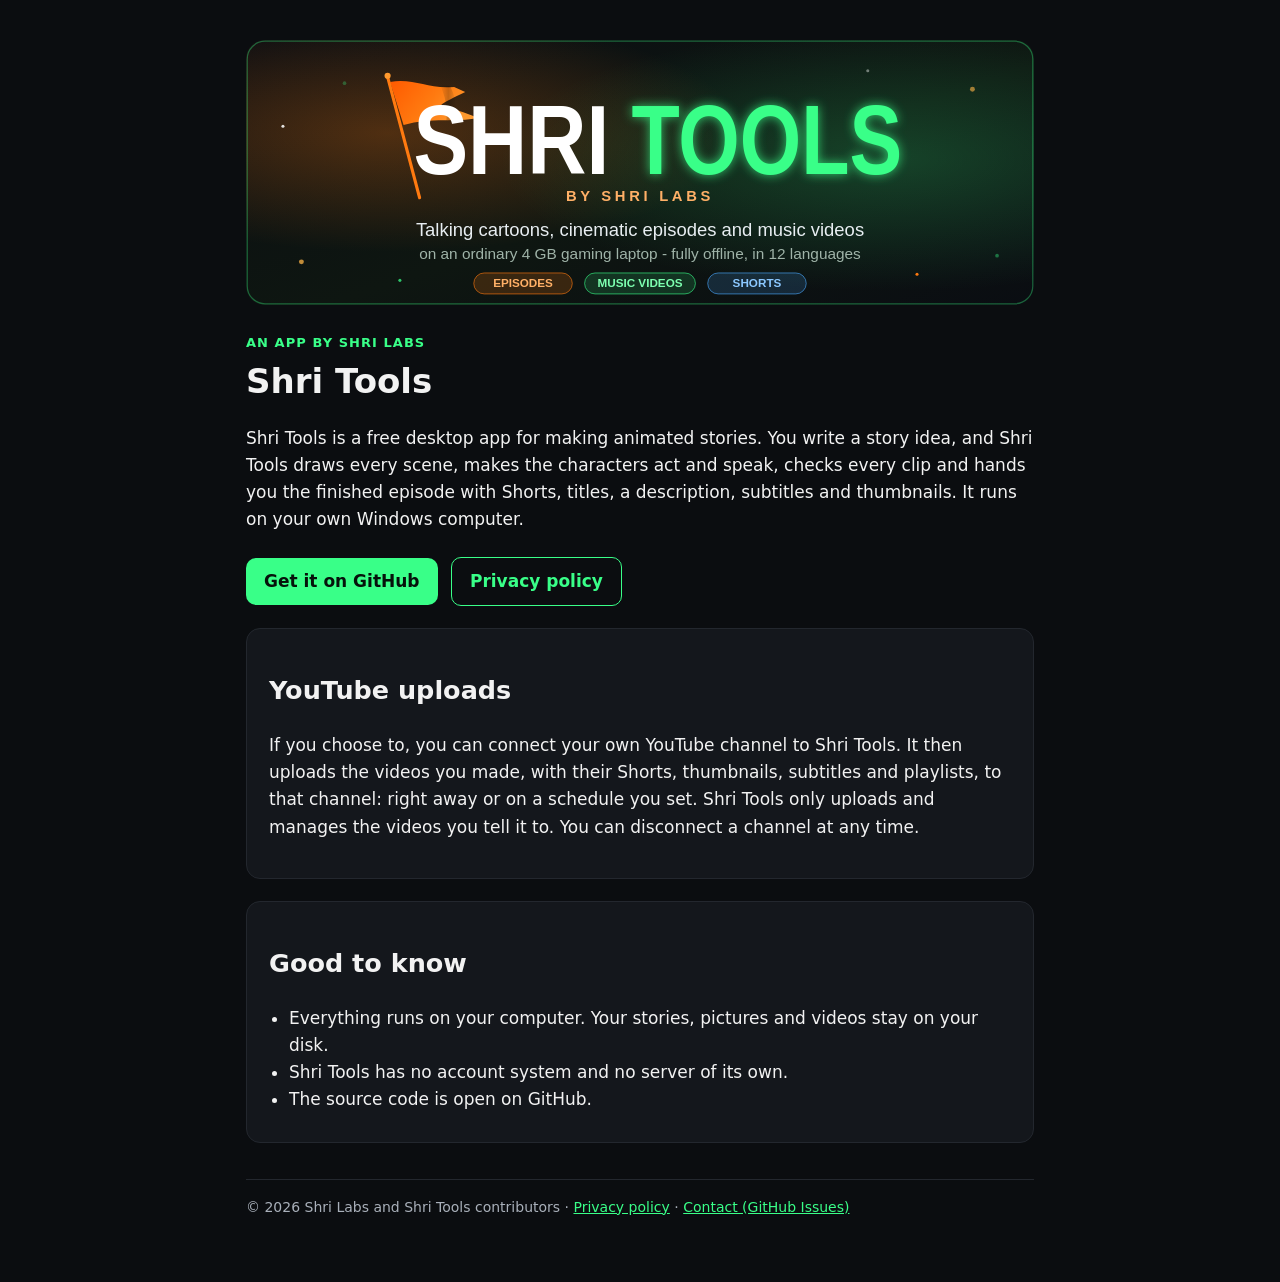
<file: docs/index.html>
<!doctype html>
<html lang="en">
<head>
<meta charset="utf-8">
<meta name="viewport" content="width=device-width, initial-scale=1">
<title>Shri Tools - an app by Shri Labs</title>
<meta name="description" content="Shri Tools: a free desktop app that turns a story idea into a finished cartoon episode with voices, Shorts and a YouTube kit, running on your own computer.">
<style>
  :root { --bg: #0b0d10; --card: #14171c; --text: #f2f2f2; --dim: #a9b0ba; --green: #39ff88; }
  * { box-sizing: border-box; }
  body { margin: 0; background: var(--bg); color: var(--text); font: 17px/1.6 "Segoe UI", system-ui, -apple-system, sans-serif; }
  main { max-width: 820px; margin: 0 auto; padding: 40px 16px 64px; }
  img.banner { width: 100%; height: auto; display: block; margin-bottom: 28px; }
  h1 { font-size: 34px; margin: 0 0 6px; }
  .by { color: var(--green); font-weight: 600; letter-spacing: .08em; text-transform: uppercase; font-size: 13px; }
  .card { background: var(--card); border: 1px solid #23272e; border-radius: 14px; padding: 20px 22px; margin: 22px 0; }
  ul { padding-left: 20px; margin: 8px 0; }
  a { color: var(--green); }
  footer { color: var(--dim); font-size: 14px; margin-top: 36px; border-top: 1px solid #23272e; padding-top: 16px; }
  .btn { display: inline-block; background: var(--green); color: #06120b; font-weight: 700; text-decoration: none; padding: 10px 18px; border-radius: 10px; margin: 6px 8px 0 0; }
  .btn.alt { background: transparent; color: var(--green); border: 1px solid var(--green); }
</style>
</head>
<body>
<main>
  <img class="banner" src="media/banner.svg" alt="Shri Tools by Shri Labs">
  <div class="by">An app by Shri Labs</div>
  <h1>Shri Tools</h1>
  <p>Shri Tools is a free desktop app for making animated stories. You write a story idea, and Shri Tools draws every
     scene, makes the characters act and speak, checks every clip and hands you the finished episode with Shorts,
     titles, a description, subtitles and thumbnails. It runs on your own Windows computer.</p>
  <a class="btn" href="https://github.com/shriduttnaik/shri-tools">Get it on GitHub</a>
  <a class="btn alt" href="privacy.html">Privacy policy</a>

  <div class="card">
    <h2>YouTube uploads</h2>
    <p>If you choose to, you can connect your own YouTube channel to Shri Tools. It then uploads the videos you made,
       with their Shorts, thumbnails, subtitles and playlists, to that channel: right away or on a schedule you set.
       Shri Tools only uploads and manages the videos you tell it to. You can disconnect a channel at any time.</p>
  </div>

  <div class="card">
    <h2>Good to know</h2>
    <ul>
      <li>Everything runs on your computer. Your stories, pictures and videos stay on your disk.</li>
      <li>Shri Tools has no account system and no server of its own.</li>
      <li>The source code is open on GitHub.</li>
    </ul>
  </div>

  <footer>
    &copy; 2026 Shri Labs and Shri Tools contributors &middot;
    <a href="privacy.html">Privacy policy</a> &middot;
    <a href="https://github.com/shriduttnaik/shri-tools/issues">Contact (GitHub Issues)</a>
  </footer>
</main>
</body>
</html>
</file>
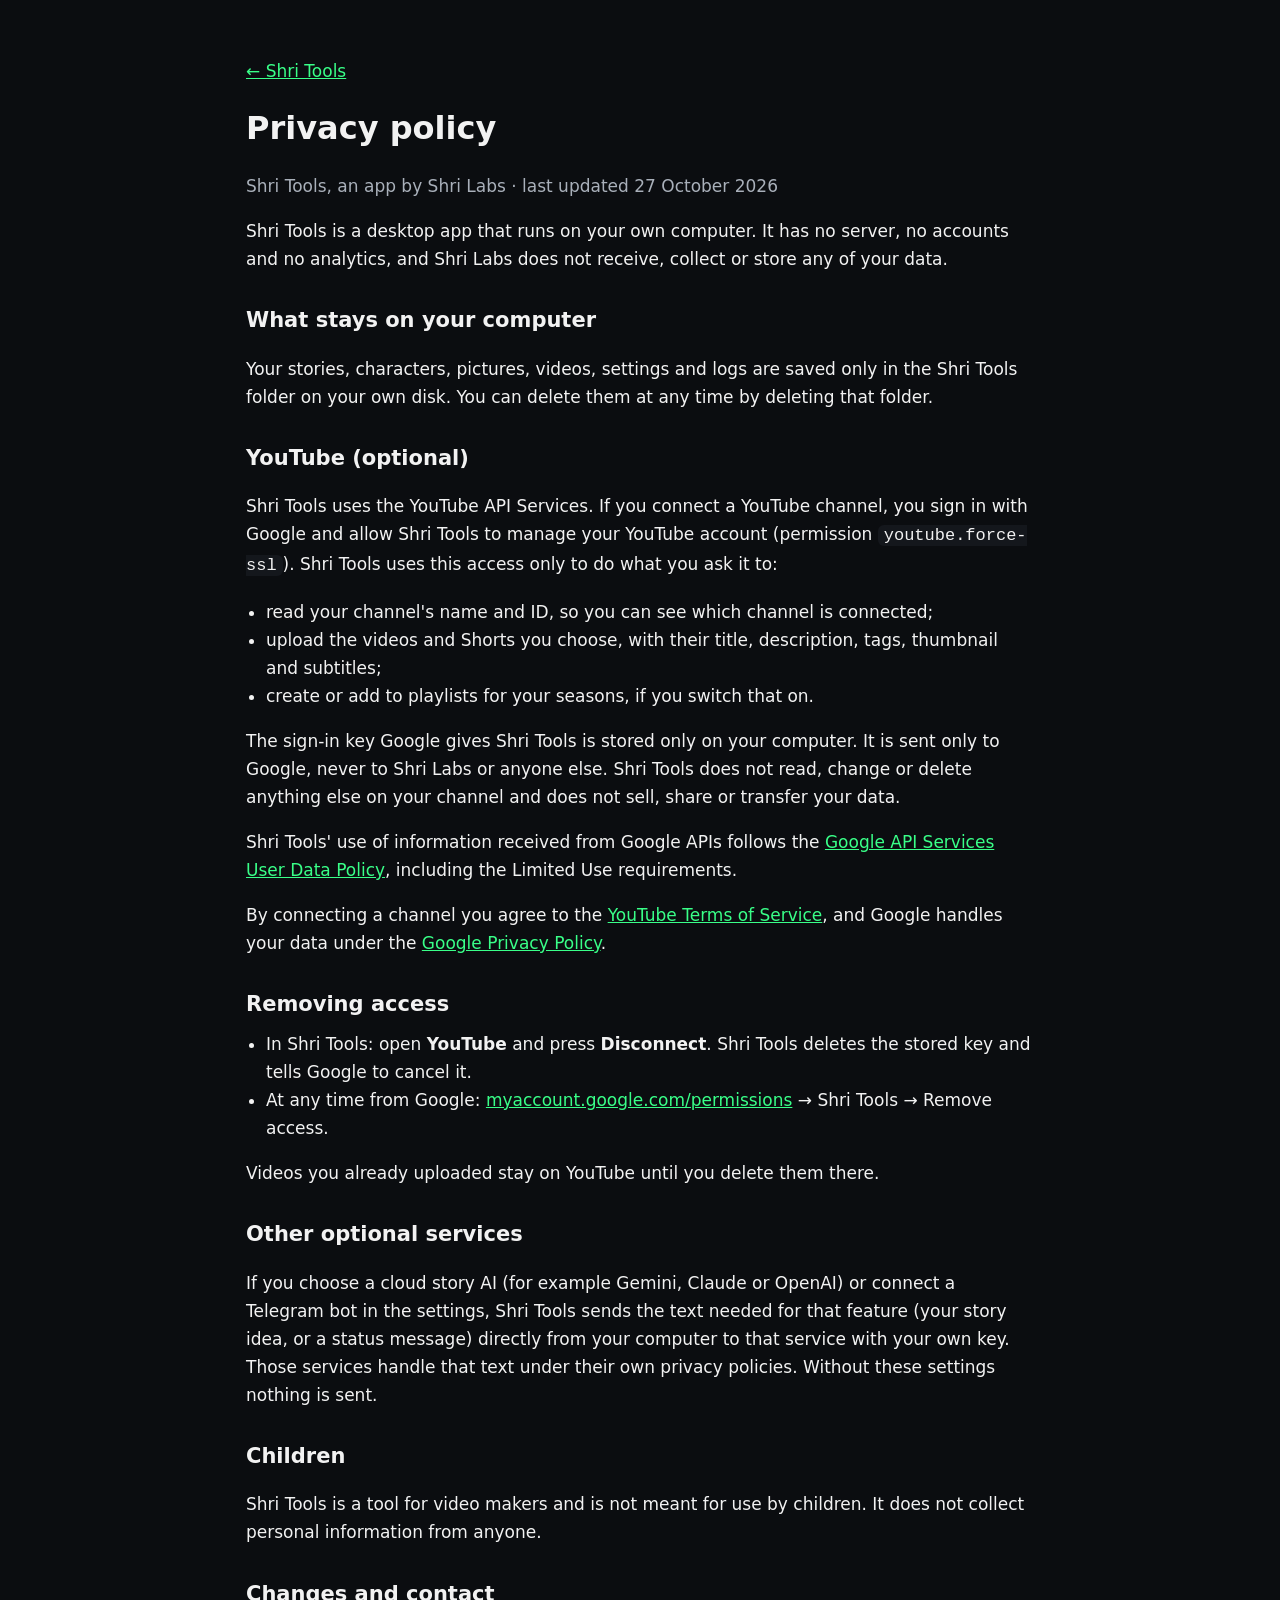
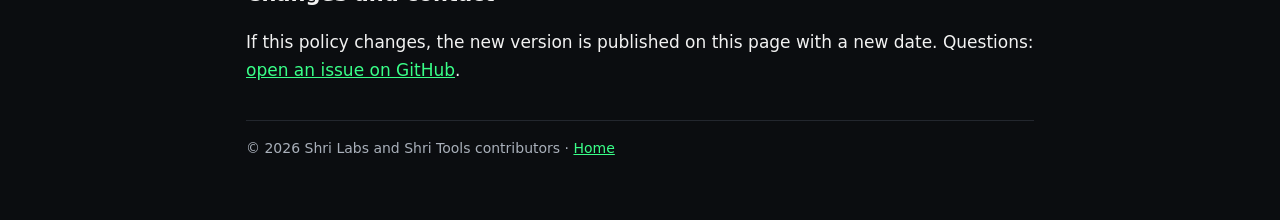
<file: docs/privacy.html>
<!doctype html>
<html lang="en">
<head>
<meta charset="utf-8">
<meta name="viewport" content="width=device-width, initial-scale=1">
<title>Shri Tools - Privacy policy</title>
<style>
  :root { --bg: #0b0d10; --card: #14171c; --text: #f2f2f2; --dim: #a9b0ba; --green: #39ff88; }
  * { box-sizing: border-box; }
  body { margin: 0; background: var(--bg); color: var(--text); font: 17px/1.65 "Segoe UI", system-ui, -apple-system, sans-serif; }
  main { max-width: 820px; margin: 0 auto; padding: 40px 16px 64px; }
  h1 { font-size: 32px; margin: 0 0 4px; }
  h2 { font-size: 21px; margin: 30px 0 8px; }
  .dim { color: var(--dim); }
  ul { padding-left: 20px; margin: 8px 0; }
  a { color: var(--green); }
  code { background: var(--card); padding: 1px 6px; border-radius: 6px; }
  footer { color: var(--dim); font-size: 14px; margin-top: 36px; border-top: 1px solid #23272e; padding-top: 16px; }
</style>
</head>
<body>
<main>
  <p><a href="./">&larr; Shri Tools</a></p>
  <h1>Privacy policy</h1>
  <p class="dim">Shri Tools, an app by Shri Labs &middot; last updated 27 October 2026</p>

  <p>Shri Tools is a desktop app that runs on your own computer. It has no server, no accounts and no analytics, and
     Shri Labs does not receive, collect or store any of your data.</p>

  <h2>What stays on your computer</h2>
  <p>Your stories, characters, pictures, videos, settings and logs are saved only in the Shri Tools folder on your own
     disk. You can delete them at any time by deleting that folder.</p>

  <h2>YouTube (optional)</h2>
  <p>Shri Tools uses the YouTube API Services. If you connect a YouTube channel, you sign in with Google and allow
     Shri Tools to manage your YouTube account (permission <code>youtube.force-ssl</code>). Shri Tools uses this access
     only to do what you ask it to:</p>
  <ul>
    <li>read your channel's name and ID, so you can see which channel is connected;</li>
    <li>upload the videos and Shorts you choose, with their title, description, tags, thumbnail and subtitles;</li>
    <li>create or add to playlists for your seasons, if you switch that on.</li>
  </ul>
  <p>The sign-in key Google gives Shri Tools is stored only on your computer. It is sent only to Google, never to
     Shri Labs or anyone else. Shri Tools does not read, change or delete anything else on your channel and does not
     sell, share or transfer your data.</p>
  <p>Shri Tools' use of information received from Google APIs follows the
     <a href="https://developers.google.com/terms/api-services-user-data-policy">Google API Services User Data Policy</a>,
     including the Limited Use requirements.</p>
  <p>By connecting a channel you agree to the
     <a href="https://www.youtube.com/t/terms">YouTube Terms of Service</a>, and Google handles your data under the
     <a href="https://policies.google.com/privacy">Google Privacy Policy</a>.</p>

  <h2>Removing access</h2>
  <ul>
    <li>In Shri Tools: open <b>YouTube</b> and press <b>Disconnect</b>. Shri Tools deletes the stored key and tells
        Google to cancel it.</li>
    <li>At any time from Google: <a href="https://myaccount.google.com/permissions">myaccount.google.com/permissions</a>
        &rarr; Shri Tools &rarr; Remove access.</li>
  </ul>
  <p>Videos you already uploaded stay on YouTube until you delete them there.</p>

  <h2>Other optional services</h2>
  <p>If you choose a cloud story AI (for example Gemini, Claude or OpenAI) or connect a Telegram bot in the settings,
     Shri Tools sends the text needed for that feature (your story idea, or a status message) directly from your
     computer to that service with your own key. Those services handle that text under their own privacy policies.
     Without these settings nothing is sent.</p>

  <h2>Children</h2>
  <p>Shri Tools is a tool for video makers and is not meant for use by children. It does not collect personal
     information from anyone.</p>

  <h2>Changes and contact</h2>
  <p>If this policy changes, the new version is published on this page with a new date. Questions:
     <a href="https://github.com/shriduttnaik/shri-tools/issues">open an issue on GitHub</a>.</p>

  <footer>&copy; 2026 Shri Labs and Shri Tools contributors &middot; <a href="./">Home</a></footer>
</main>
</body>
</html>
</file>
